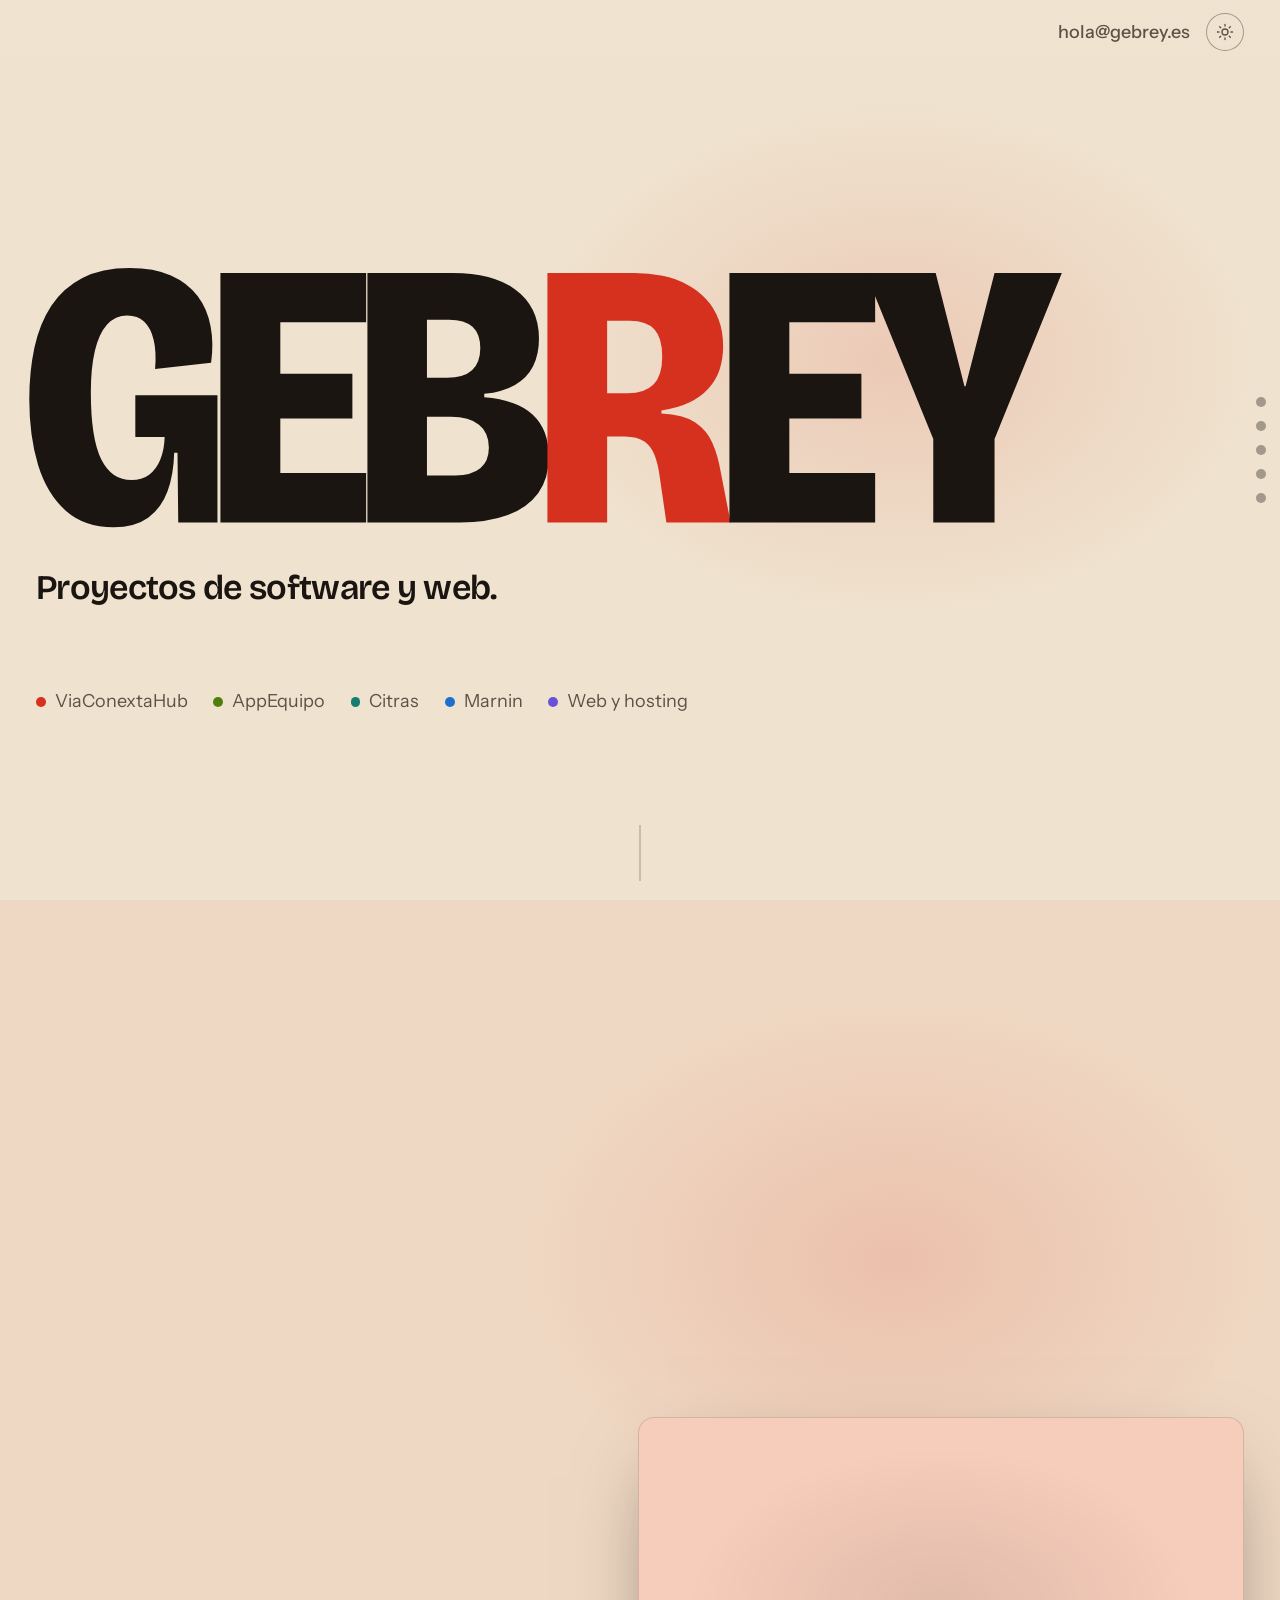
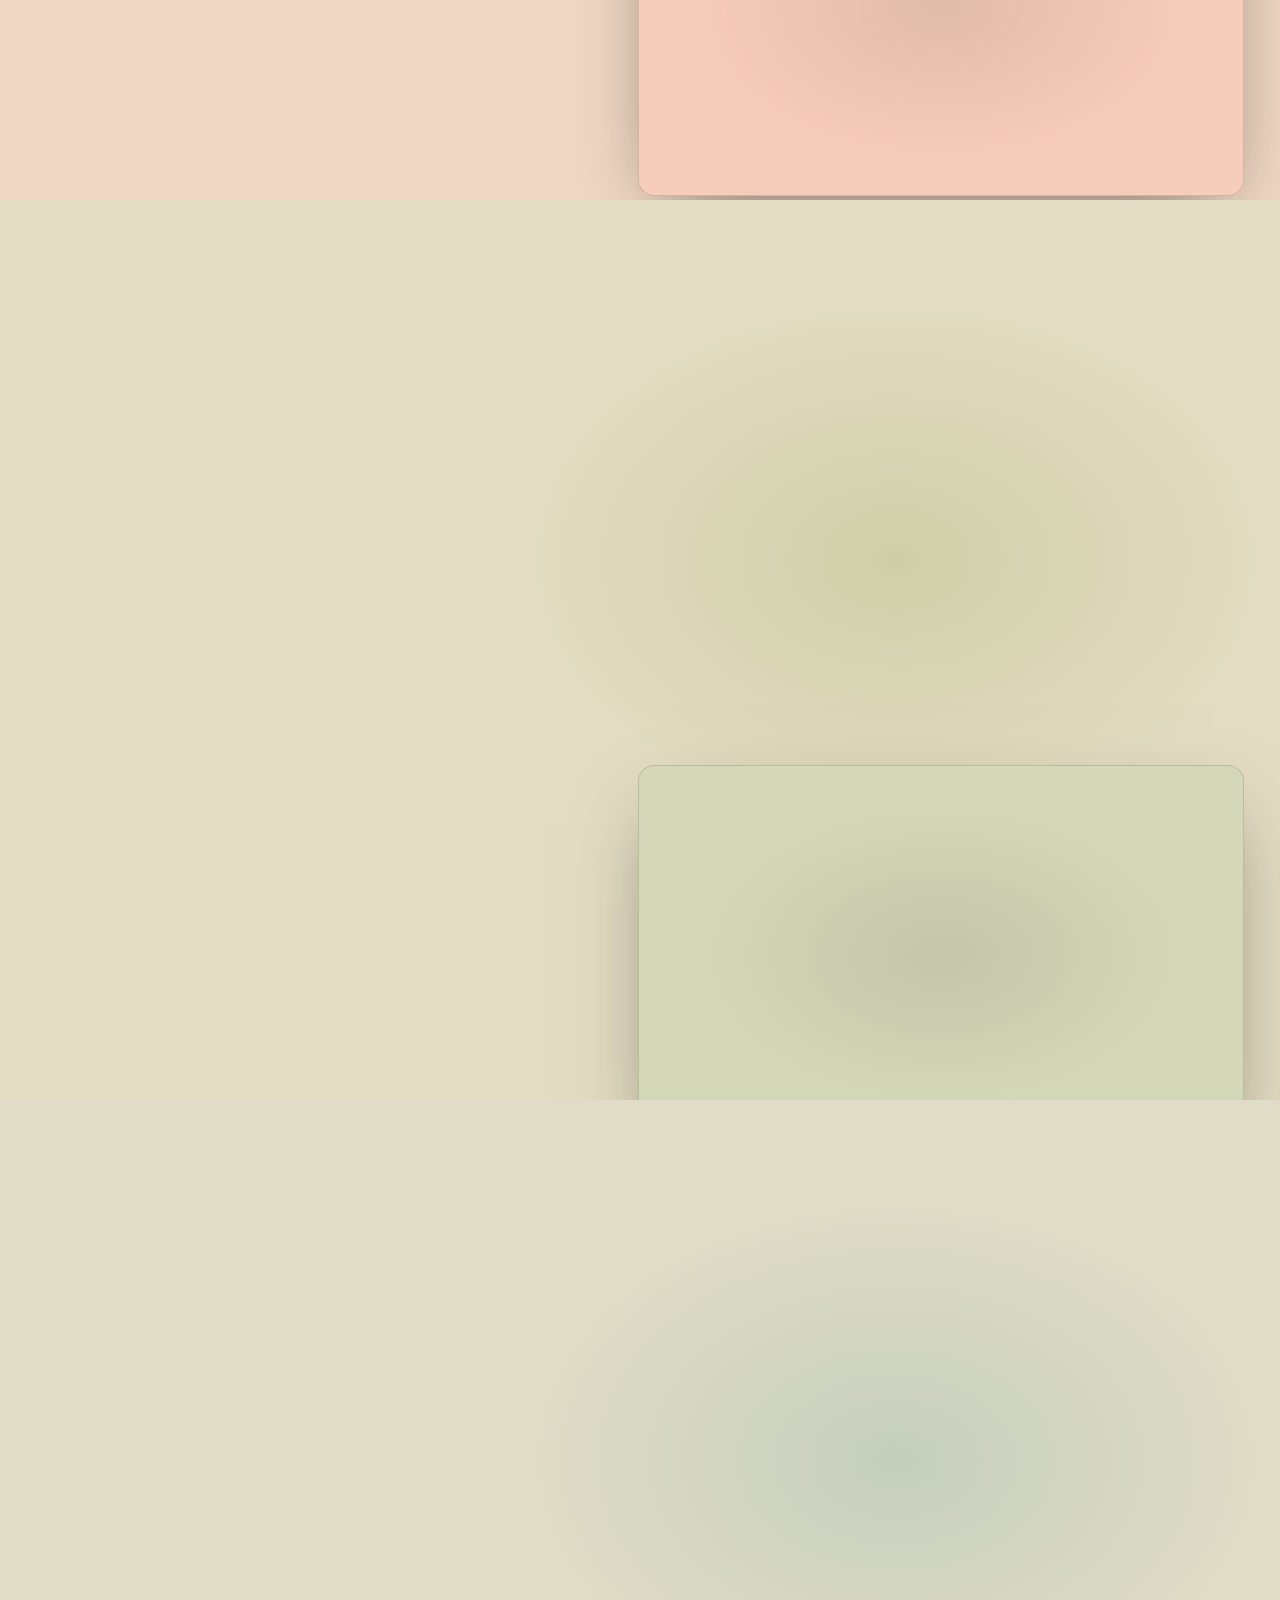
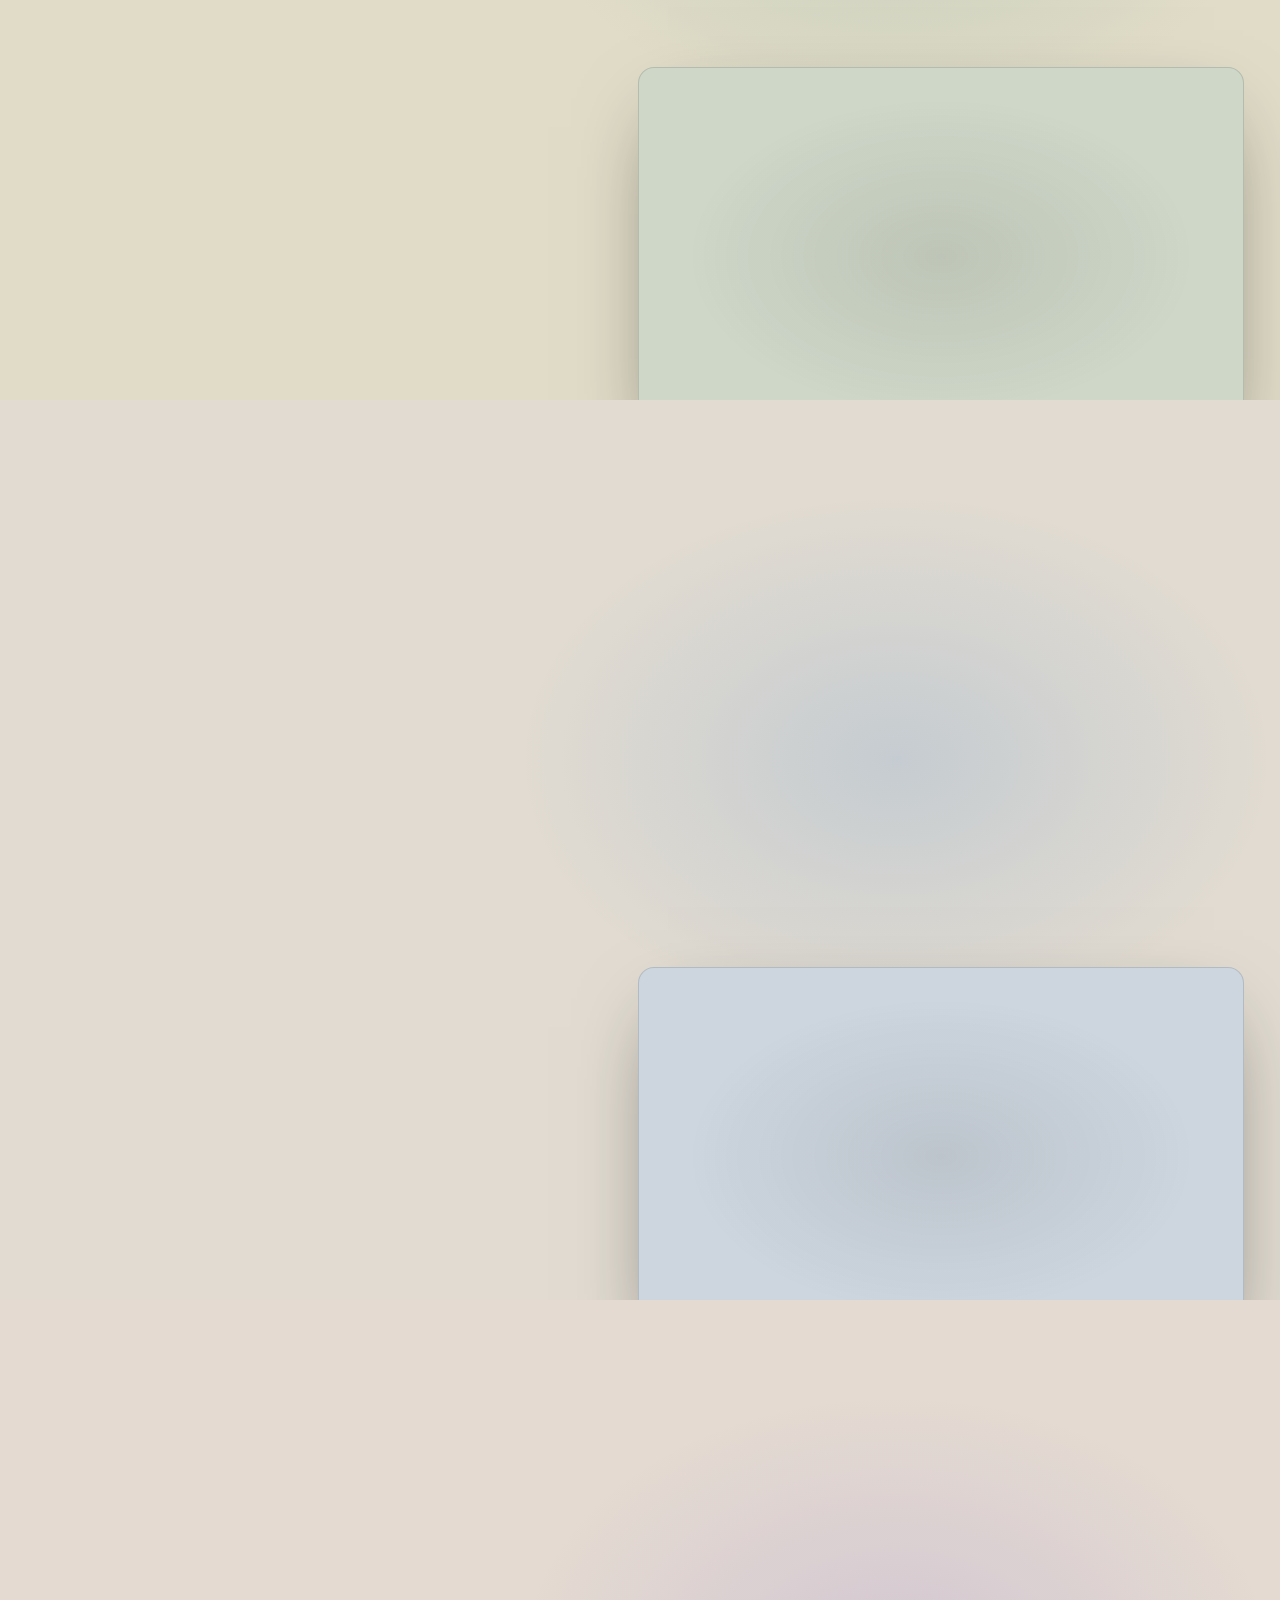
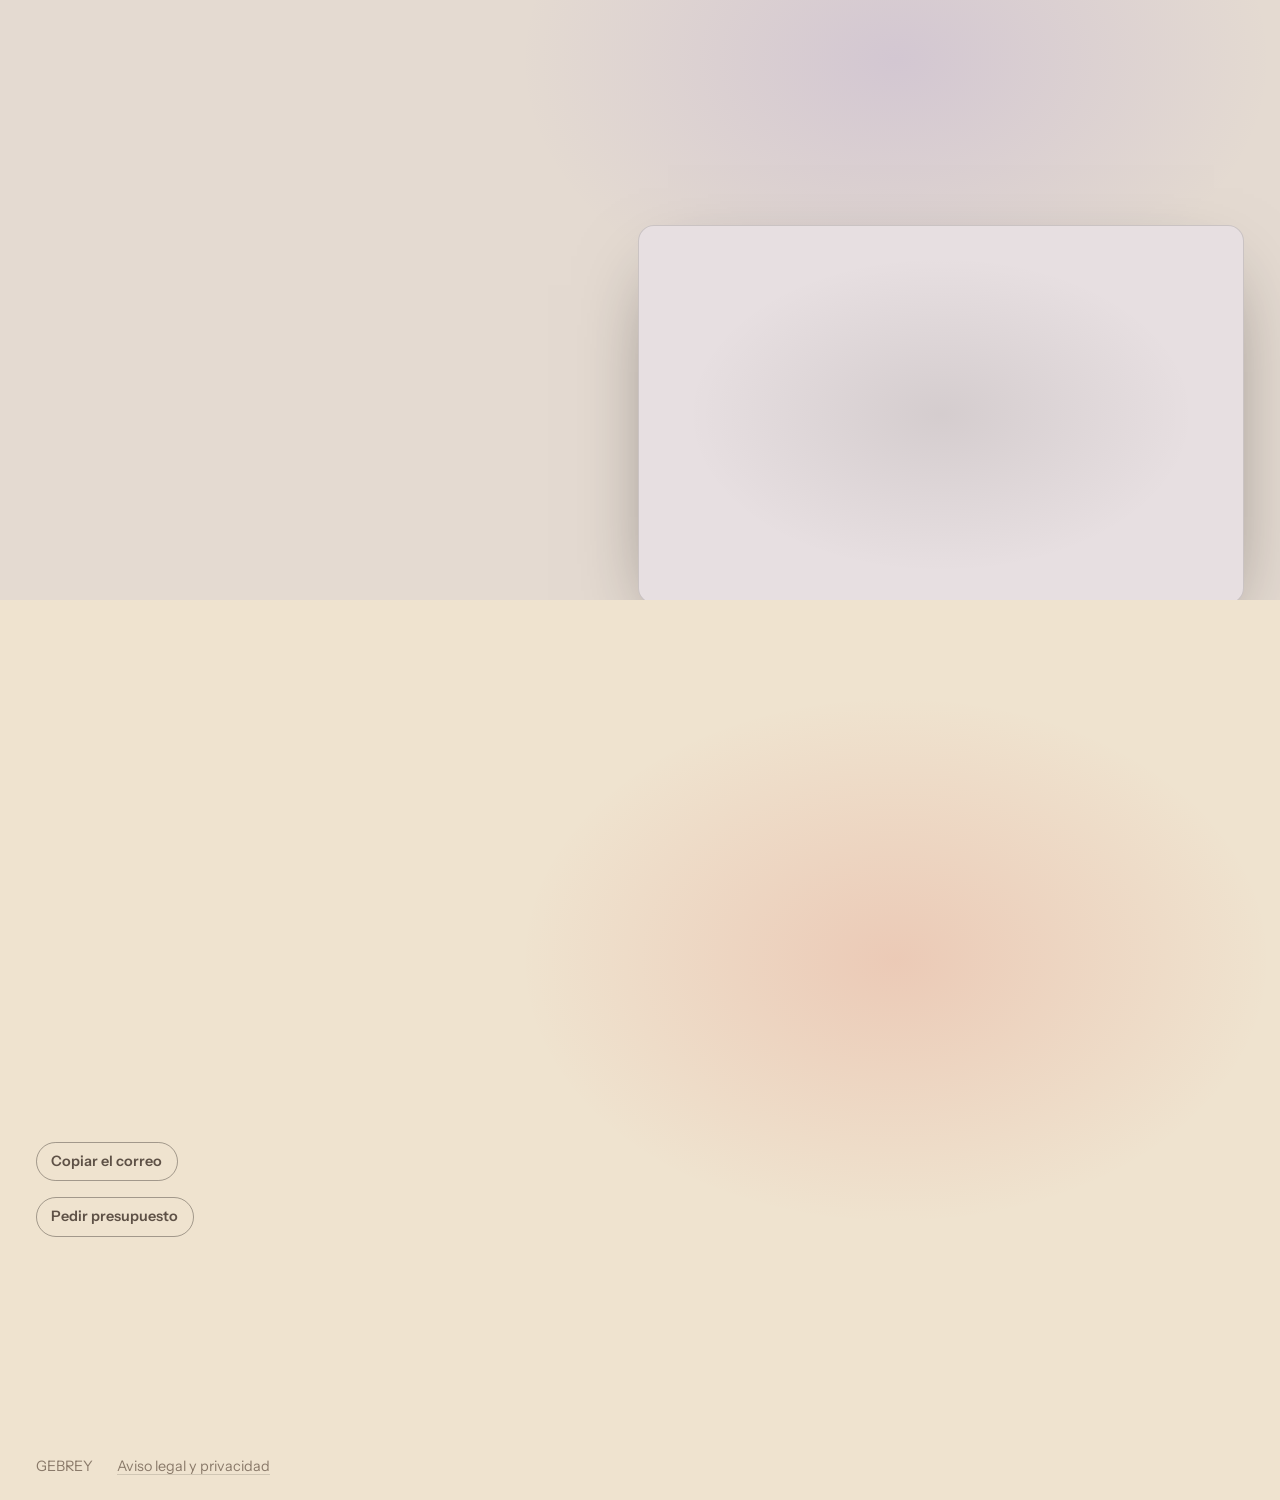
<file: site/index.html>
<!doctype html><html lang="es"><head><meta charset="utf-8"><meta name="viewport" content="width=device-width, initial-scale=1, viewport-fit=cover"><title>GEBREY — proyectos de software y web</title><meta name="description" content="Proyectos de software y web: ViaConextaHub, AppEquipo, Citras, Marnin y desarrollo web con hosting."><link rel="canonical" href="https://gebrey.es/"><meta property="og:title" content="GEBREY — proyectos de software y web"><meta property="og:description" content="Proyectos de software y web: ViaConextaHub, AppEquipo, Citras, Marnin y desarrollo web con hosting."><meta property="og:type" content="website"><meta property="og:url" content="https://gebrey.es/"><meta property="og:image" content="https://gebrey.es/assets/img/og.png?v=0f7f149bb3"><meta name="twitter:card" content="summary_large_image"><meta name="theme-color" content="#14100e" media="(prefers-color-scheme: dark)"><meta name="theme-color" content="#efe3cf" media="(prefers-color-scheme: light)"><link rel="icon" href="data:image/svg+xml,&lt;svg xmlns=&quot;http://www.w3.org/2000/svg&quot; viewBox=&quot;0 0 64 64&quot;&gt;&lt;rect width=&quot;64&quot; height=&quot;64&quot; rx=&quot;14&quot; fill=&quot;#14100e&quot;/&gt;&lt;text x=&quot;32&quot; y=&quot;46&quot; text-anchor=&quot;middle&quot; font-family=&quot;Arial Narrow, Arial, sans-serif&quot; font-weight=&quot;800&quot; font-size=&quot;40&quot; fill=&quot;#ff5a47&quot;&gt;R&lt;/text&gt;&lt;/svg&gt;"><link rel="preconnect" href="https://fonts.googleapis.com"><link rel="preconnect" href="https://fonts.gstatic.com" crossorigin><link rel="stylesheet" href="https://fonts.googleapis.com/css2?family=Bricolage+Grotesque:opsz,wdth,wght@12..96,75..100,400..800&family=Instrument+Sans:ital,wght@0,400;0,500;0,600;0,700;1,400&display=swap"><link rel="stylesheet" href="assets/css/site.css?v=43812261cf"><script>if(!matchMedia("(prefers-reduced-motion: reduce)").matches)document.documentElement.classList.add("motion");</script><script type="application/ld+json">{"@context":"https://schema.org","@graph":[{"@type":"Organization","@id":"https://gebrey.es/#org","name":"GEBREY","url":"https://gebrey.es","email":"hola@gebrey.es","telephone":"+34822276190","address":{"@type":"PostalAddress","streetAddress":"Avda. Tres de Mayo 30, Edificio Ahlers, 1.ª planta","postalCode":"38005","addressLocality":"Santa Cruz de Tenerife","addressRegion":"Canarias","addressCountry":"ES"},"description":"Software y web a medida: ViaConextaHub, AppEquipo, Citras, Marnin y desarrollo web con hosting."},{"@type":"SoftwareApplication","name":"ViaConextaHub","applicationCategory":"BusinessApplication","operatingSystem":"Web","url":"https://viaconextahub.es","description":"Plataforma SaaS que conecta a las agencias de viajes con sus mayoristas usando las claves de cada agencia.","author":{"@id":"https://gebrey.es/#org"},"offers":{"@type":"Offer","price":"25","priceCurrency":"EUR","description":"Suscripción mensual, más impuestos"}},{"@type":"SoftwareApplication","name":"AppEquipo","applicationCategory":"BusinessApplication","operatingSystem":"Web","url":"https://mbtenerife.es","description":"Control horario y portal del empleado para equipos de campo: registro de jornada inalterable, cuadrantes, nóminas firmadas y partes.","author":{"@type":"Organization","name":"MBTenerife","url":"https://mbtenerife.es","parentOrganization":{"@id":"https://gebrey.es/#org"}},"offers":{"@type":"Offer","price":"3.50","priceCurrency":"EUR","description":"Desde 3,50 € por persona, según el volumen de la empresa"}},{"@type":"SoftwareApplication","name":"Citras","applicationCategory":"BusinessApplication","operatingSystem":"Web","url":"https://mbtenerife.es/citras/","description":"Citras coordina flotas de vehículos: rutas que se hacen y se rehacen solas, avisos urgentes y un enlace para seguir cada vehículo en el mapa. Un producto de MBTenerife.","author":{"@type":"Organization","name":"MBTenerife","url":"https://mbtenerife.es","parentOrganization":{"@id":"https://gebrey.es/#org"}}},{"@type":"SoftwareApplication","name":"Portal Marnin","applicationCategory":"BusinessApplication","operatingSystem":"Web","url":"https://marnin.appequipo.es","description":"Portal del empleado de la Asociación de Socorrismo Marnin (Adeje, Tenerife): fichaje, documentos y operativa diaria de los socorristas. Web pública en https://marnin.es.","author":{"@id":"https://gebrey.es/#org"}},{"@type":"Service","serviceType":"Diseño web, desarrollo y hosting","provider":{"@id":"https://gebrey.es/#org"},"areaServed":"ES","description":"Webs, portales internos y alojamiento gestionado para asociaciones y pymes."}]}</script></head><body><a class="skip" href="#main">Saltar al contenido</a><header class="top"><div class="wrap"><a class="logo" href="#inicio" aria-label="GEBREY, inicio">GEB<span class="r">R</span>EY</a><div class="top-right"><a href="mailto:hola@gebrey.es">hola@gebrey.es</a><button class="theme" type="button" aria-label="Cambiar entre tema claro y oscuro"><svg class="sun" viewBox="0 0 24 24" fill="none" stroke="currentColor" stroke-width="1.8" stroke-linecap="round"><circle cx="12" cy="12" r="4"/><path d="M12 2v2M12 20v2M4.9 4.9l1.4 1.4M17.7 17.7l1.4 1.4M2 12h2M20 12h2M4.9 19.1l1.4-1.4M17.7 6.3l1.4-1.4"/></svg><svg class="moon" viewBox="0 0 24 24" fill="none" stroke="currentColor" stroke-width="1.8" stroke-linecap="round" stroke-linejoin="round"><path d="M20 14.5A8.5 8.5 0 0 1 9.5 4a7 7 0 1 0 10.5 10.5z"/></svg></button></div></div></header>
<main id="main">
<section class="scene hero" id="inicio" aria-label="GEBREY">
  <div class="wrap hero-in">
    <div class="mark-slot" data-fit="GEBREY" data-fit-wdth="88"><span class="mark-ph" aria-hidden="true">GEBREY</span><a class="mark" href="#inicio" aria-label="GEBREY, inicio"><span class="lw" style="--i:0"><span class="l">G</span></span><span class="lw" style="--i:1"><span class="l">E</span></span><span class="lw" style="--i:2"><span class="l">B</span></span><span class="lw r" style="--i:3"><span class="l">R</span></span><span class="lw" style="--i:4"><span class="l">E</span></span><span class="lw" style="--i:5"><span class="l">Y</span></span></a></div>
    <h1 class="tag">Proyectos de software y web.</h1>
    <nav class="index" aria-label="Proyectos"><a href="#viaconextahub" style="--dot:var(--c-vch);--i:0">ViaConextaHub</a><a href="#appequipo" style="--dot:var(--c-appequipo);--i:1">AppEquipo</a><a href="#citras" style="--dot:var(--c-citras);--i:2">Citras</a><a href="#marnin" style="--dot:var(--c-marnin);--i:3">Marnin</a><a href="#web" style="--dot:var(--c-web);--i:4">Web y hosting</a></nav>
  </div>
  <a class="cue" href="#viaconextahub" aria-label="Bajar al primer proyecto"></a>
</section>

<section class="scene" id="viaconextahub" style="--c:var(--c-vch)" aria-labelledby="t-viaconextahub">
  <div class="wrap s-in">
    <p class="s-kicker">Plataforma SaaS para agencias de viajes</p>
    <h2 class="s-name" id="t-viaconextahub" data-fit="ViaConextaHub"><span class="vh">ViaConextaHub</span><span aria-hidden="true"><span class="l" style="--i:0">V</span><span class="l" style="--i:1">i</span><span class="l" style="--i:2">a</span><span class="l" style="--i:3">C</span><span class="l" style="--i:4">o</span><span class="l" style="--i:5">n</span><span class="l" style="--i:6">e</span><span class="l" style="--i:7">x</span><span class="l" style="--i:8">t</span><span class="l" style="--i:9">a</span><span class="l" style="--i:10">H</span><span class="l" style="--i:11">u</span><span class="l" style="--i:12">b</span></span></h2>
    <div class="s-row">
      <div class="s-text">
        <p class="s-one">Un solo buscador para que cada agencia reserve con todos sus mayoristas, usando sus propias claves.</p>
        <div class="s-links"><a class="s-link" href="https://viaconextahub.es" rel="noopener">Entrar en viaconextahub.es</a></div>
      </div>
      <div class="s-shot"><div class="shot video">
  <video class="lap pc" style="--i:0" muted playsinline loop preload="none" disablepictureinpicture disableremoteplayback data-src="assets/video/viaconextahub-portatil" data-v="f3a9a154f3" aria-label="Recorrido por la web de ViaConextaHub en un portátil"></video>
  <div class="phone pc" style="--i:3"><video class="mob pc" style="--i:3" muted playsinline loop preload="none" disablepictureinpicture disableremoteplayback data-src="assets/video/viaconextahub-movil" data-v="6e01ef55de" aria-label="Recorrido por la web de ViaConextaHub en un móvil"></video></div>
</div></div>
    </div>
  </div>
</section>
<section class="scene" id="appequipo" style="--c:var(--c-appequipo)" aria-labelledby="t-appequipo">
  <div class="wrap s-in">
    <p class="s-kicker">Control horario y portal del empleado a medida</p>
    <h2 class="s-name" id="t-appequipo" data-fit="AppEquipo"><span class="vh">AppEquipo</span><span aria-hidden="true"><span class="l" style="--i:0">A</span><span class="l" style="--i:1">p</span><span class="l" style="--i:2">p</span><span class="l" style="--i:3">E</span><span class="l" style="--i:4">q</span><span class="l" style="--i:5">u</span><span class="l" style="--i:6">i</span><span class="l" style="--i:7">p</span><span class="l" style="--i:8">o</span></span></h2>
    <div class="s-row">
      <div class="s-text">
        <p class="s-one">Fichajes que nadie puede retocar, cuadrantes de turnos, nóminas firmadas desde el móvil y partes diarios, con el nombre y el logo de tu empresa.</p>
        <div class="s-links"><a class="s-link" href="https://mbtenerife.es" rel="noopener">Entrar en mbtenerife.es</a></div>
      </div>
      <div class="s-shot"><div class="shot video">
  <video class="lap pc" style="--i:0" muted playsinline loop preload="none" disablepictureinpicture disableremoteplayback data-src="https://mbtenerife.es/video/portatil" aria-label="Vídeo del portal en el portátil: coordinación aprueba unas vacaciones, revisa un fichaje, cubre un turno libre y abre el cuadrante del mes"></video>
  <div class="phone pc" style="--i:3"><video class="mob pc" style="--i:3" muted playsinline loop preload="none" disablepictureinpicture disableremoteplayback data-src="https://mbtenerife.es/video/movil" aria-label="Vídeo del portal en el móvil: una socorrista ficha la entrada, mira sus turnos, firma la nómina, hace la revisión de apertura y da un parte"></video></div>
</div></div>
    </div>
  </div>
</section>
<section class="scene" id="citras" style="--c:var(--c-citras)" aria-labelledby="t-citras">
  <div class="wrap s-in">
    <p class="s-kicker">Coordinación de flotas de vehículos</p>
    <h2 class="s-name" id="t-citras" data-fit="Citras"><span class="vh">Citras</span><span aria-hidden="true"><span class="l" style="--i:0">C</span><span class="l" style="--i:1">i</span><span class="l" style="--i:2">t</span><span class="l" style="--i:3">r</span><span class="l" style="--i:4">a</span><span class="l" style="--i:5">s</span></span></h2>
    <div class="s-row">
      <div class="s-text">
        <p class="s-one">Cada vehículo, cada servicio y cada aviso en una sola pantalla: rutas que se rehacen solas, avisos urgentes y un enlace para seguir cada vehículo en el mapa.</p>
        <div class="s-links"><a class="s-link" href="https://mbtenerife.es/citras/" rel="noopener">Conocer Citras</a></div>
      </div>
      <div class="s-shot"><div class="shot video">
  <video class="lap pc" style="--i:0" muted playsinline loop preload="none" disablepictureinpicture disableremoteplayback data-src="assets/video/citras-portatil" data-v="0776fd9f28" aria-label="Vídeo de la demo de Citras en el portátil: el centro de coordinación recibe un aviso urgente, activa la ambulancia que antes llega, replanifica las rutas y repasa la flota"></video>
  <div class="phone pc" style="--i:3"><video class="mob pc" style="--i:3" muted playsinline loop preload="none" disablepictureinpicture disableremoteplayback data-src="assets/video/citras-movil" data-v="65372627fa" aria-label="Vídeo de la demo de Citras en el móvil: la tripulación guarda la revisión de la ambulancia y el paciente ve llegar la suya"></video></div>
</div></div>
    </div>
  </div>
</section>
<section class="scene" id="marnin" style="--c:var(--c-marnin)" aria-labelledby="t-marnin">
  <div class="wrap s-in">
    <p class="s-kicker">Web y portal de empleados de una asociación de socorrismo</p>
    <h2 class="s-name" id="t-marnin" data-fit="Marnin"><span class="vh">Marnin</span><span aria-hidden="true"><span class="l" style="--i:0">M</span><span class="l" style="--i:1">a</span><span class="l" style="--i:2">r</span><span class="l" style="--i:3">n</span><span class="l" style="--i:4">i</span><span class="l" style="--i:5">n</span></span></h2>
    <div class="s-row">
      <div class="s-text">
        <p class="s-one">La web de la Asociación de Socorrismo Marnin y la app con la que sus socorristas fichan, firman documentos y organizan cada turno desde su puesto de trabajo.</p>
        <div class="s-links"><a class="s-link" href="https://marnin.es" rel="noopener">Entrar en marnin.es</a><a class="s-link s-link-2" href="https://marnin.appequipo.es" rel="noopener">Ver el Portal Marnin</a></div>
      </div>
      <div class="s-shot"><div class="shot video">
  <video class="lap pc" style="--i:0" muted playsinline loop preload="none" disablepictureinpicture disableremoteplayback data-src="assets/video/marnin-portatil" data-v="809f02c8c9" aria-label="Recorrido por la web de Marnin en un portátil"></video>
  <div class="phone pc" style="--i:3"><video class="mob pc" style="--i:3" muted playsinline loop preload="none" disablepictureinpicture disableremoteplayback data-src="assets/video/marnin-movil" data-v="cf6fbe38e4" aria-label="Recorrido por la web de Marnin en un móvil"></video></div>
</div></div>
    </div>
  </div>
</section>
<section class="scene" id="web" style="--c:var(--c-web)" aria-labelledby="t-web">
  <div class="wrap s-in">
    <p class="s-kicker">Webs y portales a medida, alojados y mantenidos</p>
    <h2 class="s-name" id="t-web" data-fit="Web y hosting"><span class="vh">Web y hosting</span><span aria-hidden="true"><span class="l" style="--i:0">W</span><span class="l" style="--i:1">e</span><span class="l" style="--i:2">b</span><span class="l sp" style="--i:3"> </span><span class="l" style="--i:4">y</span><span class="l sp" style="--i:5"> </span><span class="l" style="--i:6">h</span><span class="l" style="--i:7">o</span><span class="l" style="--i:8">s</span><span class="l" style="--i:9">t</span><span class="l" style="--i:10">i</span><span class="l" style="--i:11">n</span><span class="l" style="--i:12">g</span></span></h2>
    <div class="s-row">
      <div class="s-text">
        <p class="s-one">Tu web o tu herramienta interna, en un servidor gestionado en España, con correo, copias y certificados.</p>
        <div class="s-links"><a class="s-link" href="mailto:hola@gebrey.es?subject=Presupuesto" data-quote>Pedir presupuesto</a></div>
      </div>
      <div class="s-shot"><div class="shot web" aria-hidden="true">
  <div class="dots"><i class="pc" style="--i:0"></i><i class="pc" style="--i:1"></i><i class="pc" style="--i:2"></i></div>
  <div class="win pc" style="--i:1">
    <div class="col"><span class="bar w4 hot pc" style="--i:2"></span><span class="bar w3 pc" style="--i:3"></span><span class="bar w2 pc" style="--i:4"></span><span class="bar w3 pc" style="--i:5"></span></div>
    <div class="col"><span class="bar w4 pc" style="--i:3"></span><span class="bar w4 pc" style="--i:4"></span><span class="bar w3 pc" style="--i:5"></span><span class="bar w2 pc" style="--i:6"></span></div>
  </div>
  <div class="status pc" style="--i:7"><span><b>SSL</b> activo</span><span><b>Copias</b> cada noche</span><span><b>Correo</b> en tu dominio</span></div>
</div></div>
    </div>
  </div>
</section>
<section class="scene end" id="contacto" aria-labelledby="t-contacto">
  <div class="wrap s-in end-in">
    <h2 id="t-contacto">Cuéntame tu proyecto.</h2>
    <div class="mail-row">
      <a class="mail" id="mail" href="mailto:hola@gebrey.es" data-fit="hola@gebrey.es"><span class="vh">hola@gebrey.es</span><span aria-hidden="true"><span class="l" style="--i:0">h</span><span class="l" style="--i:1">o</span><span class="l" style="--i:2">l</span><span class="l" style="--i:3">a</span><span class="l" style="--i:4">@</span><span class="l" style="--i:5">g</span><span class="l" style="--i:6">e</span><span class="l" style="--i:7">b</span><span class="l" style="--i:8">r</span><span class="l" style="--i:9">e</span><span class="l" style="--i:10">y</span><span class="l" style="--i:11">.</span><span class="l" style="--i:12">e</span><span class="l" style="--i:13">s</span></span></a>
      <button class="copy" type="button" data-copy="hola@gebrey.es" aria-controls="mail">Copiar el correo</button>
      <a class="copy q-open" href="mailto:hola@gebrey.es?subject=Presupuesto" data-quote>Pedir presupuesto</a>
    </div>
    <div class="end-meta">
      <a class="tel" href="tel:+34822276190">+34 822 276 190</a>
      <address>Avda. Tres de Mayo 30, Edificio Ahlers, 1.ª planta<br>38005 Santa Cruz de Tenerife</address>
    </div>
    <div class="end-foot">
      <span>GEBREY</span>
      <a href="legal.html">Aviso legal y privacidad</a>
    </div>
  </div>
</section>
</main>

<dialog class="quote" id="presupuesto" aria-labelledby="q-title">
  <div class="q-in">
    <button class="q-close" type="button" data-quote-close aria-label="Cerrar">×</button>
    <p class="q-kicker" id="q-title">Pedir presupuesto</p>
    <form class="q-form" method="post" action="presupuesto.php" novalidate>
      <p class="q-line"><span>Quiero</span> <span class="q-chips"><input type="radio" name="tipo" id="tipo-0" value="una web" checked><label for="tipo-0">una web</label><input type="radio" name="tipo" id="tipo-1" value="una tienda online"><label for="tipo-1">una tienda online</label><input type="radio" name="tipo" id="tipo-2" value="un portal interno"><label for="tipo-2">un portal interno</label><input type="radio" name="tipo" id="tipo-3" value="una app"><label for="tipo-3">una app</label><input type="radio" name="tipo" id="tipo-4" value="hosting y mantenimiento"><label for="tipo-4">hosting y mantenimiento</label><input type="radio" name="tipo" id="tipo-5" value="todavía no lo sé"><label for="tipo-5">todavía no lo sé</label></span></p>
      <p class="q-line"><label for="q-para">para</label> <input type="text" id="q-para" name="para" placeholder="mi negocio o mi idea" maxlength="120" autocomplete="organization" required></p>
      <p class="q-line"><label for="q-que">que sobre todo tiene que</label> <input type="text" id="q-que" name="que" placeholder="vender, reservar, fichar…" maxlength="160" required><span>.</span></p>
      <p class="q-line"><span>Lo necesito</span> <span class="q-chips"><input type="radio" name="cuando" id="cuando-0" value="sin prisa" checked><label for="cuando-0">sin prisa</label><input type="radio" name="cuando" id="cuando-1" value="este trimestre"><label for="cuando-1">este trimestre</label><input type="radio" name="cuando" id="cuando-2" value="este mes"><label for="cuando-2">este mes</label><input type="radio" name="cuando" id="cuando-3" value="ayer"><label for="cuando-3">ayer</label></span></p>
      <p class="q-line"><label for="q-nombre">Me llamo</label> <input type="text" id="q-nombre" name="nombre" placeholder="tu nombre" maxlength="80" autocomplete="name" required> <label for="q-correo">y me escribes a</label> <input type="email" id="q-correo" name="correo" placeholder="tu@correo.es" maxlength="120" autocomplete="email" required><span>.</span></p>
      <textarea name="mas" rows="2" maxlength="3000" placeholder="Si quieres contarme algo más (un enlace, un plazo, lo que ya tienes)…"></textarea>
      <p class="q-hp"><label>No rellenes esto <input type="text" name="web" tabindex="-1" autocomplete="off"></label></p>
      <input type="hidden" name="t" value="">
      <div class="q-actions">
        <button class="s-link q-send" type="submit">Enviar</button>
        <span class="q-note">Te contesto yo, normalmente el mismo día. O escríbeme a <a href="mailto:hola@gebrey.es">hola@gebrey.es</a>.</span>
      </div>
      <p class="q-error" role="alert" hidden></p>
    </form>
    <div class="q-done" hidden><p>Recibido. Te escribo en cuanto lo lea.</p><button class="s-link s-link-2" type="button" data-quote-close>Cerrar</button></div>
  </div>
</dialog>
<nav class="rail" aria-label="Posición"><a href="#viaconextahub" style="--dot:var(--c-vch)" data-name="ViaConextaHub" aria-label="ViaConextaHub"></a><a href="#appequipo" style="--dot:var(--c-appequipo)" data-name="AppEquipo" aria-label="AppEquipo"></a><a href="#citras" style="--dot:var(--c-citras)" data-name="Citras" aria-label="Citras"></a><a href="#marnin" style="--dot:var(--c-marnin)" data-name="Marnin" aria-label="Marnin"></a><a href="#web" style="--dot:var(--c-web)" data-name="Web y hosting" aria-label="Web y hosting"></a></nav>
<script src="assets/js/site.js?v=f74ad8ccf9" defer></script><script src="assets/js/reel.js?v=289f8cda49" defer></script></body></html>
</file>
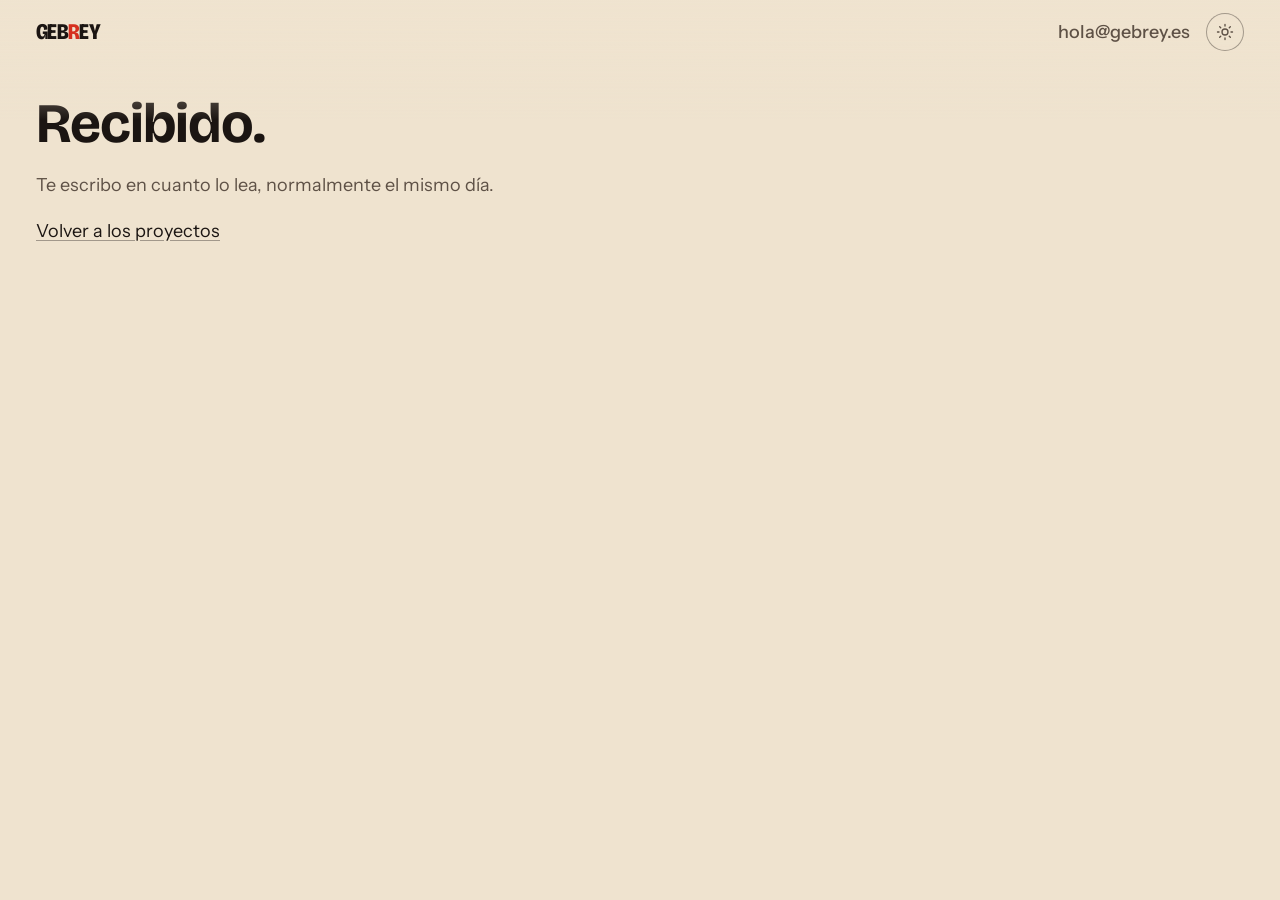
<file: site/gracias.html>
<!doctype html><html lang="es"><head><meta charset="utf-8"><meta name="viewport" content="width=device-width, initial-scale=1, viewport-fit=cover"><title>Recibido — GEBREY</title><meta name="description" content="Tu petición de presupuesto ha llegado."><link rel="canonical" href="https://gebrey.es/gracias.html"><meta property="og:title" content="Recibido — GEBREY"><meta property="og:description" content="Tu petición de presupuesto ha llegado."><meta property="og:type" content="website"><meta property="og:url" content="https://gebrey.es/gracias.html"><meta property="og:image" content="https://gebrey.es/assets/img/og.png?v=0f7f149bb3"><meta name="twitter:card" content="summary_large_image"><meta name="theme-color" content="#14100e" media="(prefers-color-scheme: dark)"><meta name="theme-color" content="#efe3cf" media="(prefers-color-scheme: light)"><link rel="icon" href="data:image/svg+xml,&lt;svg xmlns=&quot;http://www.w3.org/2000/svg&quot; viewBox=&quot;0 0 64 64&quot;&gt;&lt;rect width=&quot;64&quot; height=&quot;64&quot; rx=&quot;14&quot; fill=&quot;#14100e&quot;/&gt;&lt;text x=&quot;32&quot; y=&quot;46&quot; text-anchor=&quot;middle&quot; font-family=&quot;Arial Narrow, Arial, sans-serif&quot; font-weight=&quot;800&quot; font-size=&quot;40&quot; fill=&quot;#ff5a47&quot;&gt;R&lt;/text&gt;&lt;/svg&gt;"><link rel="preconnect" href="https://fonts.googleapis.com"><link rel="preconnect" href="https://fonts.gstatic.com" crossorigin><link rel="stylesheet" href="https://fonts.googleapis.com/css2?family=Bricolage+Grotesque:opsz,wdth,wght@12..96,75..100,400..800&family=Instrument+Sans:ital,wght@0,400;0,500;0,600;0,700;1,400&display=swap"><link rel="stylesheet" href="assets/css/site.css?v=43812261cf"><script>if(!matchMedia("(prefers-reduced-motion: reduce)").matches)document.documentElement.classList.add("motion");</script></head><body><a class="skip" href="#main">Saltar al contenido</a><header class="top"><div class="wrap"><a class="logo" href="index.html" aria-label="GEBREY, inicio">GEB<span class="r">R</span>EY</a><div class="top-right"><a href="mailto:hola@gebrey.es">hola@gebrey.es</a><button class="theme" type="button" aria-label="Cambiar entre tema claro y oscuro"><svg class="sun" viewBox="0 0 24 24" fill="none" stroke="currentColor" stroke-width="1.8" stroke-linecap="round"><circle cx="12" cy="12" r="4"/><path d="M12 2v2M12 20v2M4.9 4.9l1.4 1.4M17.7 17.7l1.4 1.4M2 12h2M20 12h2M4.9 19.1l1.4-1.4M17.7 6.3l1.4-1.4"/></svg><svg class="moon" viewBox="0 0 24 24" fill="none" stroke="currentColor" stroke-width="1.8" stroke-linecap="round" stroke-linejoin="round"><path d="M20 14.5A8.5 8.5 0 0 1 9.5 4a7 7 0 1 0 10.5 10.5z"/></svg></button></div></div></header>
<main id="main" class="wrap"><div class="legal">
  <h1>Recibido.</h1>
  <p>Te escribo en cuanto lo lea, normalmente el mismo día.</p>
  <p><a class="back" href="index.html">Volver a los proyectos</a></p>
</div></main>
<script src="assets/js/site.js?v=f74ad8ccf9" defer></script></body></html>
</file>
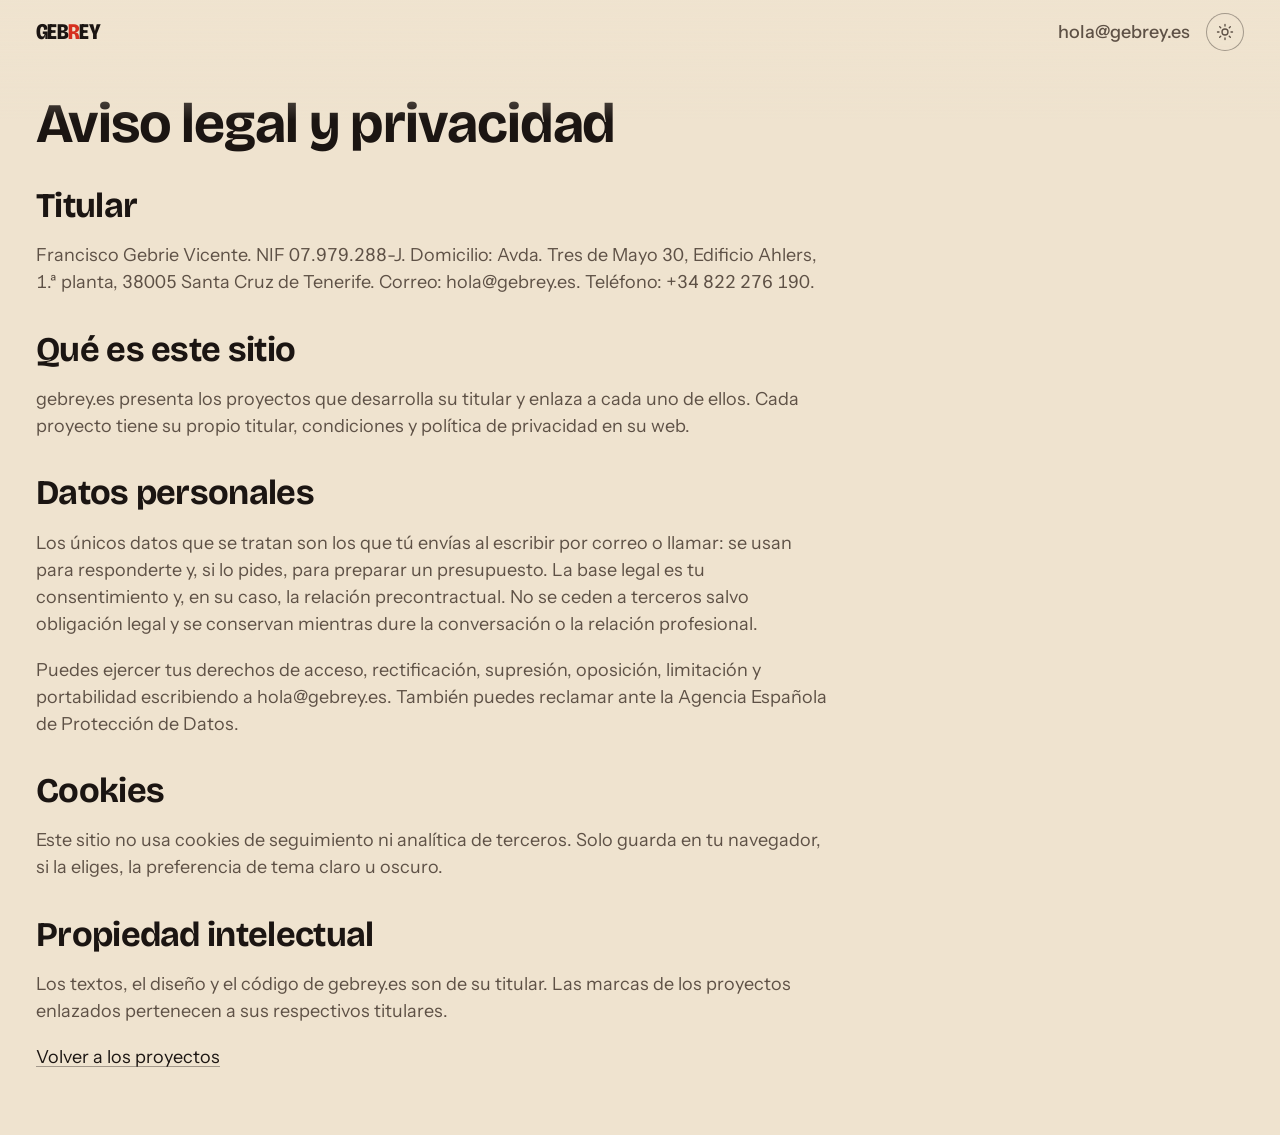
<file: site/legal.html>
<!doctype html><html lang="es"><head><meta charset="utf-8"><meta name="viewport" content="width=device-width, initial-scale=1, viewport-fit=cover"><title>Aviso legal — GEBREY</title><meta name="description" content="Aviso legal y política de privacidad de gebrey.es."><link rel="canonical" href="https://gebrey.es/legal.html"><meta property="og:title" content="Aviso legal — GEBREY"><meta property="og:description" content="Aviso legal y política de privacidad de gebrey.es."><meta property="og:type" content="website"><meta property="og:url" content="https://gebrey.es/legal.html"><meta property="og:image" content="https://gebrey.es/assets/img/og.png?v=0f7f149bb3"><meta name="twitter:card" content="summary_large_image"><meta name="theme-color" content="#14100e" media="(prefers-color-scheme: dark)"><meta name="theme-color" content="#efe3cf" media="(prefers-color-scheme: light)"><link rel="icon" href="data:image/svg+xml,&lt;svg xmlns=&quot;http://www.w3.org/2000/svg&quot; viewBox=&quot;0 0 64 64&quot;&gt;&lt;rect width=&quot;64&quot; height=&quot;64&quot; rx=&quot;14&quot; fill=&quot;#14100e&quot;/&gt;&lt;text x=&quot;32&quot; y=&quot;46&quot; text-anchor=&quot;middle&quot; font-family=&quot;Arial Narrow, Arial, sans-serif&quot; font-weight=&quot;800&quot; font-size=&quot;40&quot; fill=&quot;#ff5a47&quot;&gt;R&lt;/text&gt;&lt;/svg&gt;"><link rel="preconnect" href="https://fonts.googleapis.com"><link rel="preconnect" href="https://fonts.gstatic.com" crossorigin><link rel="stylesheet" href="https://fonts.googleapis.com/css2?family=Bricolage+Grotesque:opsz,wdth,wght@12..96,75..100,400..800&family=Instrument+Sans:ital,wght@0,400;0,500;0,600;0,700;1,400&display=swap"><link rel="stylesheet" href="assets/css/site.css?v=43812261cf"><script>if(!matchMedia("(prefers-reduced-motion: reduce)").matches)document.documentElement.classList.add("motion");</script></head><body><a class="skip" href="#main">Saltar al contenido</a><header class="top"><div class="wrap"><a class="logo" href="index.html" aria-label="GEBREY, inicio">GEB<span class="r">R</span>EY</a><div class="top-right"><a href="mailto:hola@gebrey.es">hola@gebrey.es</a><button class="theme" type="button" aria-label="Cambiar entre tema claro y oscuro"><svg class="sun" viewBox="0 0 24 24" fill="none" stroke="currentColor" stroke-width="1.8" stroke-linecap="round"><circle cx="12" cy="12" r="4"/><path d="M12 2v2M12 20v2M4.9 4.9l1.4 1.4M17.7 17.7l1.4 1.4M2 12h2M20 12h2M4.9 19.1l1.4-1.4M17.7 6.3l1.4-1.4"/></svg><svg class="moon" viewBox="0 0 24 24" fill="none" stroke="currentColor" stroke-width="1.8" stroke-linecap="round" stroke-linejoin="round"><path d="M20 14.5A8.5 8.5 0 0 1 9.5 4a7 7 0 1 0 10.5 10.5z"/></svg></button></div></div></header>
<main id="main" class="wrap"><div class="legal">
  <h1>Aviso legal y privacidad</h1>
  <h2>Titular</h2>
  <p>Francisco Gebrie Vicente. NIF 07.979.288-J. Domicilio: Avda. Tres de Mayo 30, Edificio Ahlers, 1.ª planta, 38005 Santa Cruz de Tenerife. Correo: hola@gebrey.es. Teléfono: +34 822 276 190.</p>
  <h2>Qué es este sitio</h2>
  <p>gebrey.es presenta los proyectos que desarrolla su titular y enlaza a cada uno de ellos. Cada proyecto tiene su propio titular, condiciones y política de privacidad en su web.</p>
  <h2>Datos personales</h2>
  <p>Los únicos datos que se tratan son los que tú envías al escribir por correo o llamar: se usan para responderte y, si lo pides, para preparar un presupuesto. La base legal es tu consentimiento y, en su caso, la relación precontractual. No se ceden a terceros salvo obligación legal y se conservan mientras dure la conversación o la relación profesional.</p>
  <p>Puedes ejercer tus derechos de acceso, rectificación, supresión, oposición, limitación y portabilidad escribiendo a hola@gebrey.es. También puedes reclamar ante la Agencia Española de Protección de Datos.</p>
  <h2>Cookies</h2>
  <p>Este sitio no usa cookies de seguimiento ni analítica de terceros. Solo guarda en tu navegador, si la eliges, la preferencia de tema claro u oscuro.</p>
  <h2>Propiedad intelectual</h2>
  <p>Los textos, el diseño y el código de gebrey.es son de su titular. Las marcas de los proyectos enlazados pertenecen a sus respectivos titulares.</p>
  <p><a class="back" href="index.html">Volver a los proyectos</a></p>
</div></main>
<script src="assets/js/site.js?v=f74ad8ccf9" defer></script></body></html>
</file>
<file: site/assets/css/site.css>
/* GEBREY — hoja de estilos
   Una sola página: el wordmark GEBREY ocupa la pantalla y, al bajar, se funde con la cabecera.
   Debajo, una escena apilada por proyecto: cada una sube cubriendo a la anterior y
   su contenido se monta a medida que entra (el scroll dirige toda la coreografía; el JS solo
   escribe --e (entrada) y --x (salida) en cada escena, el CSS hace el resto).
   Paleta: noche volcánica (umber cálido, arena) y un acento por proyecto. Calima (arena clara)
   como tema claro. */

:root {
  --bg: #14100e;
  --bg-2: #1e1814;
  --ink: #f3e9d8;
  --ink-2: #c1b09b;
  --ink-3: #8e7f70;
  --line: rgba(243, 233, 216, 0.14);
  --line-strong: rgba(243, 233, 216, 0.34);
  --accent: #ff5a47;            /* la R de GEBREY */
  --c-vch: #ff5a47;             /* ViaConextaHub: coral tajinaste */
  --c-appequipo: #c6e85a;       /* AppEquipo: lima */
  --c-citras: #3fc1b0;          /* Citras: verde atlántico */
  --c-marnin: #4fa8ff;          /* Marnin: azul atlántico */
  --c-web: #b9a7ff;             /* Web y hosting: lila */
  --c: var(--accent);
  --on-c: #1a0d0a;

  --font-display: "Bricolage Grotesque", "Arial Narrow", "Helvetica Neue", Arial, sans-serif;
  --font-body: "Instrument Sans", "Helvetica Neue", Arial, sans-serif;

  --fs-0: clamp(1rem, 0.95rem + 0.25vw, 1.125rem);
  --fs-1: clamp(1.1rem, 1rem + 0.45vw, 1.4rem);
  --fs-2: clamp(1.5rem, 1.2rem + 1.2vw, 2.4rem);
  --fs-3: clamp(2rem, 1.4rem + 2.6vw, 3.6rem);
  --fs-mark: clamp(4rem, 23.5vw, 24rem);

  --gutter: max(16px, env(safe-area-inset-left, 0px));
  --gutter-r: max(16px, env(safe-area-inset-right, 0px));
  --head-h: 64px;
  --ease-out: cubic-bezier(0.16, 1, 0.3, 1);
  --ease: cubic-bezier(0.22, 0.61, 0.36, 1);

  color-scheme: dark;
}

@media (prefers-color-scheme: light) {
  :root:not([data-theme="dark"]) {
    --bg: #efe3cf;
    --bg-2: #f7eedf;
    --ink: #1b1512;
    --ink-2: #5e5146;
    --ink-3: #8a7a6a;
    --line: rgba(27, 21, 18, 0.14);
    --line-strong: rgba(27, 21, 18, 0.36);
    --accent: #d6301f;
    --c-vch: #d6301f;
    --c-appequipo: #4d7f0a;
    --c-citras: #137e71;
    --c-marnin: #1b6fd0;
    --c-web: #6a52d8;
    --on-c: #fff8ee;
    color-scheme: light;
  }
}
:root[data-theme="light"] {
  --bg: #efe3cf;
  --bg-2: #f7eedf;
  --ink: #1b1512;
  --ink-2: #5e5146;
  --ink-3: #8a7a6a;
  --line: rgba(27, 21, 18, 0.14);
  --line-strong: rgba(27, 21, 18, 0.36);
  --accent: #d6301f;
  --c-vch: #d6301f;
  --c-appequipo: #4d7f0a;
  --c-citras: #137e71;
  --c-marnin: #1b6fd0;
  --c-web: #6a52d8;
  --on-c: #fff8ee;
  color-scheme: light;
}

/* ---------- base ---------- */
*, *::before, *::after { box-sizing: border-box; }
html { scroll-behavior: smooth; -webkit-text-size-adjust: 100%; background: var(--bg); }
body {
  margin: 0;
  background: var(--bg);
  color: var(--ink);
  font-family: var(--font-body);
  font-size: var(--fs-0);
  line-height: 1.5;
  font-variant-numeric: tabular-nums;
  overflow-x: hidden;
}
img, svg, canvas { max-width: 100%; display: block; }
a { color: inherit; text-decoration-color: var(--line-strong); text-underline-offset: 0.18em; }
a:hover { text-decoration-color: var(--c); }
:focus-visible { outline: 2px solid var(--c); outline-offset: 3px; border-radius: 2px; }
h1, h2, h3 { font-family: var(--font-display); font-weight: 700; line-height: 1.02; letter-spacing: -0.02em; margin: 0; }
p { margin: 0; }
ul { margin: 0; padding: 0; list-style: none; }
button { font: inherit; color: inherit; background: none; border: 0; padding: 0; cursor: pointer; }

.wrap {
  width: min(1240px, 100%);
  margin-inline: auto;
  padding-left: var(--gutter);
  padding-right: var(--gutter-r);
}
.skip {
  position: absolute; left: 0; top: 0; transform: translateY(-120%);
  background: var(--accent); color: var(--on-c); padding: .5rem .8rem; z-index: 60;
}
.skip:focus { transform: none; }
.vh { position: absolute; width: 1px; height: 1px; overflow: hidden; clip: rect(0 0 0 0); white-space: nowrap; }
[hidden] { display: none !important; }

/* ---------- cabecera: sin barra; una veladura y los dos enlaces ---------- */
.top {
  position: fixed; inset: 0 0 auto; z-index: 40;
  padding-top: env(safe-area-inset-top, 0px);
  pointer-events: none;
}
.top::before {
  content: ""; position: absolute; inset: 0 0 auto; height: calc(var(--head-h) + 56px + env(safe-area-inset-top, 0px));
  background: linear-gradient(to bottom, var(--bg) 0%, color-mix(in oklab, var(--bg) 70%, transparent) 45%, transparent 100%);
  z-index: -1;
}
.top .wrap { display: flex; align-items: center; justify-content: space-between; gap: 1rem; height: var(--head-h); }
.top a, .top button { pointer-events: auto; }
.logo {
  font-family: var(--font-display);
  font-weight: 800;
  font-size: 1.4rem;
  letter-spacing: -0.03em;
  font-variation-settings: "wdth" 88, "opsz" 96;
  line-height: 1;
  text-decoration: none;
  display: inline-flex; align-items: baseline;
}
.logo .r { color: var(--accent); }
html.reel .top .logo { visibility: hidden; }
html.reel.docked .top .logo { visibility: visible; }
.top-right { display: flex; align-items: center; gap: 1rem; }
.top-right a { text-decoration: none; color: var(--ink-2); font-weight: 500; }
.top-right a:hover { color: var(--ink); }
.theme {
  width: 38px; height: 38px; border-radius: 50%;
  border: 1px solid var(--line-strong);
  display: inline-grid; place-items: center;
  color: var(--ink-2);
  background: color-mix(in oklab, var(--bg) 60%, transparent);
}
.theme:hover { color: var(--ink); border-color: var(--c); }
.theme svg { width: 18px; height: 18px; }
.theme .sun { display: none; }
:root[data-theme="light"] .theme .sun { display: block; }
:root[data-theme="light"] .theme .moon { display: none; }
@media (prefers-color-scheme: light) {
  :root:not([data-theme="dark"]) .theme .sun { display: block; }
  :root:not([data-theme="dark"]) .theme .moon { display: none; }
}
@media (max-width: 560px) { .top-right a { display: none; } }

/* ---------- el wordmark: nace grande en la portada y se recoge en la cabecera ---------- */
.mark-slot { --w: 3.3; position: relative; }
.hero .hero-in { container-type: inline-size; }
.mark-ph, .mark {
  font-family: var(--font-display);
  font-weight: 800;
  font-size: var(--fs-mark);
  font-size: clamp(3.5rem, min(calc(99cqw / var(--w)), 42svh), 30rem);
  font-variation-settings: "wdth" 88, "opsz" 96;
  line-height: 0.84;
  letter-spacing: -0.045em;
  white-space: nowrap;
  display: flex;
  margin-left: -0.04em;
}
.mark-ph { visibility: hidden; }
.mark { position: absolute; inset: 0 auto auto 0; text-decoration: none; user-select: none; z-index: 2; }
.mark .lw { display: inline-block; overflow: hidden; line-height: 0.92; }
.mark .l { display: inline-block; will-change: transform; }
.mark .r { color: var(--accent); }
.mark .r .l { text-shadow: 0 0 0 transparent; }
html.risen .mark .lw { overflow: visible; }
/* la única secuencia de carga: las letras suben de una en una y la R se enciende al final */
html.motion .mark .l { transform: translateY(112%); animation: rise 1.1s var(--ease-out) forwards; animation-delay: calc(0.08s + var(--i) * 0.07s); }
html.motion .mark .r .l { animation: rise 1.1s var(--ease-out) forwards, ignite 1.4s ease-out 1.45s forwards; animation-delay: calc(0.08s + var(--i) * 0.07s), 1.45s; }
@keyframes rise { to { transform: translateY(0); } }
/* sonda de medida para ajustar los nombres al ancho */
.fit-probe .l { display: inline-block; font-variation-settings: "wdth" 100, "opsz" 96; }
.fit-probe .sp, .s-name .l.sp, .mail .l.sp { width: .24em; }
@keyframes ignite {
  0% { text-shadow: 0 0 0 transparent; }
  35% { text-shadow: 0 0 0.35em color-mix(in oklab, var(--accent) 75%, transparent); }
  100% { text-shadow: 0 0 0 transparent; }
}
html.reel .mark { position: fixed; inset: 0 auto auto 0; margin: 0; transform-origin: 0 0; will-change: transform; z-index: 45; }
html.reel.docked .mark { visibility: hidden; }

/* ---------- escenas apiladas ---------- */
main { position: relative; }
.scene {
  --e: 1;            /* 0 → 1 mientras la escena sube hasta quedar fija */
  --x: 0;            /* 0 → 1 mientras la siguiente la cubre */
  position: sticky; top: 0;
  min-height: 100vh;
  min-height: 100svh;
  display: grid; align-content: center;
  padding-top: calc(var(--head-h) + env(safe-area-inset-top, 0px) + 1rem);
  padding-bottom: 2.5rem;
  background: color-mix(in oklab, var(--bg) 93%, var(--c));
  transform: scale(calc(1 - var(--x) * 0.07));
  transform-origin: 50% 30%;
  border-radius: calc(var(--x) * 28px);
  overflow: clip;
  isolation: isolate;
}
.scene::after {
  content: ""; position: absolute; inset: 0; pointer-events: none;
  background: var(--bg); opacity: calc(var(--x) * 0.72); z-index: 5;
}
/* foco de luz del acento que sigue al puntero (solo con puntero fino) */
@media (hover: hover) and (pointer: fine) {
  .scene::before {
    content: ""; position: absolute; inset: 0; pointer-events: none; z-index: 0;
    background: radial-gradient(42% 42% at var(--lx, 70%) var(--ly, 40%), color-mix(in oklab, var(--c) 14%, transparent), transparent 70%);
    transition: background-position .2s;
  }
  .scene > :not(.cue) { position: relative; z-index: 1; }
}
.s-in { container-type: inline-size; transform: translateY(calc((1 - var(--e)) * 12vh)); }

/* portada */
.hero { --c: var(--accent); background: var(--bg); }
.hero .hero-in { display: grid; gap: clamp(1.2rem, 3vh, 2.5rem); }
.tag {
  font-family: var(--font-display); font-weight: 600; font-size: var(--fs-2); line-height: 1.12; letter-spacing: -0.02em;
  max-width: 22ch; text-wrap: balance;
}
html.motion .tag { clip-path: inset(0 100% 0 0); animation: wipe 1s var(--ease-out) 0.75s forwards; }
@keyframes wipe { to { clip-path: inset(0 0 0 0); } }
.index { display: flex; flex-wrap: wrap; gap: .5rem 1.6rem; color: var(--ink-2); margin-top: clamp(1rem, 6vh, 4rem); }
.index a { text-decoration: none; display: inline-flex; align-items: center; gap: .55rem; }
.index a::before { content: ""; width: .55em; height: .55em; border-radius: 50%; background: var(--dot); transition: transform .3s var(--ease-out); }
.index a:hover { color: var(--ink); }
.index a:hover::before { transform: scale(1.5); }
html.motion .index a { opacity: 0; animation: fade 0.8s var(--ease-out) forwards; animation-delay: calc(1.1s + var(--i) * 0.09s); }
@keyframes fade { to { opacity: 1; } }
.cue {
  position: absolute; left: 50%; bottom: max(1.2rem, env(safe-area-inset-bottom, 0px)); transform: translateX(-50%);
  width: 1px; height: 56px; background: var(--line-strong); overflow: hidden; text-decoration: none;
}
.cue::after { content: ""; position: absolute; inset: 0; background: var(--ink); transform: translateY(-100%); animation: cue 2.2s var(--ease) 1.6s infinite; }
@keyframes cue { 0% { transform: translateY(-100%); } 55% { transform: translateY(0); } 100% { transform: translateY(100%); } }

/* escena de proyecto */
.s-kicker { --k: clamp(0, calc((var(--e) - 0.05) / 0.35), 1); color: var(--c); font-weight: 500; font-size: var(--fs-1); clip-path: inset(0 calc((1 - var(--k)) * 100%) 0 0); }
.s-name {
  --w: 7.4;                                /* anchura del nombre en em (la calcula el JS) */
  font-size: clamp(2.6rem, min(calc(99cqw / var(--w)), 30svh), 17rem);
  font-weight: 800; line-height: 0.92; letter-spacing: -0.04em;
  margin: .1em 0 .18em -0.03em;
  white-space: nowrap;
  transform: translateX(calc(var(--x) * -6vw));
}
.s-name .l {
  --lp: clamp(0, calc((var(--e) - 0.1 - var(--i) * 0.022) / 0.5), 1);
  display: inline-block;
  opacity: var(--lp);
  transform: translateX(calc((1 - var(--lp)) * 0.45em)) translateY(calc((1 - var(--lp)) * 0.08em));
  font-variation-settings: "wdth" calc(72 + var(--lp) * 28), "opsz" 96;
}
.s-row { display: grid; grid-template-columns: minmax(0, 1fr) minmax(0, 1.1fr); gap: clamp(1.5rem, 4vw, 5rem); align-items: center; }
.s-text { --t: clamp(0, calc((var(--e) - 0.45) / 0.4), 1); display: grid; gap: 1.4rem; justify-items: start; opacity: var(--t); transform: translateY(calc((1 - var(--t)) * 2rem)); }
.s-one { font-size: var(--fs-1); color: var(--ink); max-width: 30ch; text-wrap: pretty; }
.s-links { display: flex; flex-wrap: wrap; gap: .6rem .8rem; align-items: center; }
.s-link {
  display: inline-flex; align-items: center; gap: .6rem;
  padding: .85rem 1.35rem; border-radius: 999px;
  border: 1px solid var(--c); color: var(--ink); font-weight: 600; text-decoration: none;
  background: color-mix(in oklab, var(--c) 10%, transparent);
  transition: background-color .25s var(--ease), color .25s var(--ease), transform .4s var(--ease-out);
  will-change: transform;
}
.s-link:hover, .s-link:focus-visible { background: var(--c); color: var(--on-c); }
.s-link small { font-weight: 500; opacity: .8; font-size: .92em; }
.s-link-2 { border-color: var(--line-strong); background: transparent; color: var(--ink-2); }
.s-link-2:hover, .s-link-2:focus-visible { border-color: var(--c); background: transparent; color: var(--ink); }

/* la pantalla ilustrada: se monta pieza a pieza (--sp por pieza) y se inclina con el puntero */
.s-shot { --rx: 0deg; --ry: 0deg; --mx: 50%; --my: 50%; perspective: 1400px; justify-self: end; width: min(100%, calc(50svh * 16 / 9)); container-type: inline-size; }
.shot {
  --sp: 1;
  position: relative;
  border: 1px solid var(--line);
  border-radius: 16px;
  background: color-mix(in oklab, var(--bg-2) 90%, var(--c));
  aspect-ratio: 16 / 10;
  overflow: hidden;
  padding: 6% 7%;
  display: grid; gap: 5%;
  font-size: clamp(10px, 3cqw, 17px);
  color: var(--ink-2);
  transform: rotateX(var(--rx)) rotateY(var(--ry));
  transform-style: preserve-3d;
  box-shadow: 0 30px 80px -30px rgba(0, 0, 0, .55);
}
.shot::before {
  content: ""; position: absolute; inset: 0; pointer-events: none; z-index: 2;
  background: radial-gradient(60% 60% at var(--mx) var(--my), color-mix(in oklab, var(--ink) 9%, transparent), transparent 70%);
}
.shot > * { position: relative; z-index: 1; }
.shot .pc { --sp: clamp(0, calc((var(--e) - 0.28 - var(--i) * 0.045) / 0.4), 1); }
.shot .bar { height: .7em; border-radius: 999px; background: var(--line-strong); transform-origin: left center; transform: scaleX(var(--sp)); }
.shot .bar.w1 { width: 28%; } .shot .bar.w2 { width: 48%; } .shot .bar.w3 { width: 70%; } .shot .bar.w4 { width: 90%; }
.shot .bar.hot { background: var(--c); }
.shot .chip { display: inline-block; white-space: nowrap; padding: .3em .8em; border-radius: 999px; border: 1px solid var(--line-strong); font-size: .92em; line-height: 1.3; opacity: var(--sp); transform: translateY(calc((1 - var(--sp)) * 1.2em)) scale(calc(.9 + var(--sp) * .1)); }
.shot .chip.on { background: var(--c); color: var(--on-c); border-color: var(--c); }
.shot .row { display: grid; grid-template-columns: 1fr auto; align-items: center; gap: 1em; }
.shot .rows { display: grid; gap: .9em; align-content: start; }
.shot .price { color: var(--ink); font-weight: 600; opacity: var(--sp); }

/* pantallas con vídeo (AppEquipo y los recorridos por cada web): portátil a pantalla completa y móvil asomando */
.shot.video { padding: 0; display: block; background: color-mix(in oklab, var(--bg-2) 80%, var(--c)); }
.shot.video .lap { position: absolute; inset: 0; width: 100%; height: 100%; object-fit: cover; opacity: var(--sp); }
.shot.video .phone {
  position: absolute; right: 5%; bottom: -3%; width: 21%; aspect-ratio: 640 / 1386;
  border: .2em solid var(--ink); border-radius: 1.5em; background: var(--ink); overflow: hidden;
  box-shadow: 0 1.2em 3em -1em rgba(0, 0, 0, .7);
  opacity: var(--sp); transform: translateY(calc((1 - var(--sp)) * 40%));
}
.shot.video .phone video { width: 100%; height: 100%; object-fit: cover; }

/* Web y hosting: ventana de navegador + estado */
.shot.web { grid-template-rows: auto 1fr auto; gap: 4%; }
.shot.web .win { border: 1px solid var(--line); border-radius: 8px; padding: 5%; display: grid; grid-template-columns: 1fr 2fr; gap: 6%; opacity: var(--sp); }
.shot.web .win .col { display: grid; gap: .6em; align-content: start; }
.shot.web .dots { display: flex; gap: .4em; }
.shot.web .dots i { width: .7em; height: .7em; border-radius: 50%; background: var(--line-strong); transform: scale(var(--sp)); }
.shot.web .status { display: flex; gap: 1em; flex-wrap: wrap; opacity: var(--sp); transform: translateY(calc((1 - var(--sp)) * 1em)); }
.shot.web .status b { font-weight: 600; color: var(--c); }

/* escena final: contacto */
.end { --c: var(--accent); min-height: 100lvh; background: var(--bg); padding-bottom: calc(2rem + env(safe-area-inset-bottom, 0px)); }
.end .end-in { display: grid; gap: clamp(1.5rem, 4vh, 3rem); }
.end h2 { --t: clamp(0, calc((var(--e) - 0.05) / 0.4), 1); font-size: var(--fs-2); font-weight: 600; color: var(--ink-2); clip-path: inset(0 calc((1 - var(--t)) * 100%) 0 0); }
.mail-row { display: grid; gap: 1rem; justify-items: start; }
.mail {
  --w: 7.6;
  font-family: var(--font-display); font-weight: 800; letter-spacing: -0.04em; line-height: 0.95;
  font-size: clamp(2.2rem, calc(99cqw / var(--w)), 15rem);
  font-variation-settings: "wdth" 100, "opsz" 96;
  text-decoration: none; white-space: nowrap; display: inline-block; margin-left: -0.03em;
}
.mail .l {
  --lp: clamp(0, calc((var(--e) - 0.15 - var(--i) * 0.02) / 0.45), 1);
  display: inline-block; opacity: var(--lp);
  transform: translateY(calc((1 - var(--lp)) * 0.3em));
  transition: transform .5s var(--ease-out), color .3s;
  transition-delay: calc(var(--i) * 18ms);
}
.mail:hover .l, .mail:focus-visible .l { transform: translateY(-0.08em); color: var(--accent); }
.copy { font-size: .9rem; font-weight: 600; padding: .5rem .9rem; border-radius: 999px; border: 1px solid var(--line-strong); color: var(--ink-2); }
.copy:hover { border-color: var(--accent); color: var(--ink); }
.end-meta { --t: clamp(0, calc((var(--e) - 0.5) / 0.4), 1); display: grid; gap: .5rem; color: var(--ink-2); opacity: var(--t); transform: translateY(calc((1 - var(--t)) * 1.5rem)); }
.end-meta a { color: var(--ink); }
.end-meta .tel { text-decoration: none; font-size: var(--fs-1); }
.end-meta address { font-style: normal; color: var(--ink-2); line-height: 1.45; }
.end-foot { display: flex; flex-wrap: wrap; gap: .4rem 1.5rem; color: var(--ink-3); font-size: .9rem; margin-top: clamp(1rem, 6vh, 4rem); }
.end-foot a { color: var(--ink-3); text-decoration-color: var(--line); }
.end-foot a:hover { color: var(--ink); }

/* ---------- pedir presupuesto: una frase con huecos, en la tipografía de los títulos ---------- */
html:has(dialog.quote[open]) { overflow: hidden; }
.quote { border: 0; padding: 0; margin: auto; background: transparent; color: var(--ink); width: min(100% - 2 * var(--gutter), 900px); max-height: calc(100dvh - 2rem); overflow: visible; }
.quote::backdrop { background: color-mix(in oklab, var(--bg) 72%, transparent); backdrop-filter: blur(10px); }
.quote .q-in { position: relative; background: var(--bg-2); border: 1px solid var(--line); border-radius: 24px; padding: clamp(1.3rem, 3.5vw, 2.4rem); max-height: calc(100dvh - 2rem); overflow: auto; box-shadow: 0 40px 100px -40px rgba(0, 0, 0, .7); }
html.motion .quote[open] .q-in { animation: q-in .55s var(--ease-out); }
@keyframes q-in { from { opacity: 0; transform: translateY(24px) scale(.98); } to { opacity: 1; transform: none; } }
.q-close { position: absolute; right: 1rem; top: 1rem; width: 38px; height: 38px; border-radius: 50%; border: 1px solid var(--line-strong); color: var(--ink-2); display: grid; place-items: center; font-size: 1.3rem; line-height: 1; }
.q-close:hover { color: var(--ink); border-color: var(--c-web); }
.q-kicker { color: var(--c-web); font-weight: 500; font-size: var(--fs-1); margin-bottom: .7rem; }
.q-form { display: grid; gap: .7rem; font-family: var(--font-display); font-weight: 600; font-size: clamp(1.25rem, 1rem + 1vw, 1.8rem); line-height: 1.55; letter-spacing: -0.015em; }
.q-line { display: flex; flex-wrap: wrap; gap: .2em .35em; align-items: baseline; margin: 0; }
.q-line label, .q-line span { white-space: nowrap; }
.q-form input[type="text"], .q-form input[type="email"] {
  font: inherit; color: var(--ink); background: transparent; border: 0; border-bottom: 2px solid var(--line-strong);
  border-radius: 0; padding: 0 .15em; min-width: 5ch; max-width: 100%; outline: none; field-sizing: content;
  transition: border-color .2s;
}
.q-form input[type="text"]:focus, .q-form input[type="email"]:focus { border-bottom-color: var(--c-web); }
.q-form input::placeholder { color: var(--ink-3); font-weight: 500; }
.q-form input:user-invalid { border-bottom-color: var(--accent); }
.q-chips { display: inline-flex; flex-wrap: wrap; gap: .35rem; vertical-align: baseline; font-family: var(--font-body); font-size: var(--fs-0); font-weight: 600; line-height: 1.3; letter-spacing: 0; position: relative; }
.q-chips input { position: absolute; opacity: 0; width: 1px; height: 1px; pointer-events: none; }
.q-chips label { padding: .32em .8em; border-radius: 999px; border: 1px solid var(--line-strong); color: var(--ink-2); cursor: pointer; transition: background-color .2s, color .2s, border-color .2s; }
.q-chips label:hover { color: var(--ink); border-color: var(--c-web); }
.q-chips input:checked + label { background: var(--c-web); color: var(--on-c); border-color: var(--c-web); }
.q-chips input:focus-visible + label { outline: 2px solid var(--c-web); outline-offset: 2px; }
.q-form textarea { font-family: var(--font-body); font-size: var(--fs-0); font-weight: 400; line-height: 1.5; color: var(--ink); background: color-mix(in oklab, var(--bg) 60%, transparent); border: 1px solid var(--line-strong); border-radius: 14px; padding: .7rem .9rem; margin-top: .3rem; width: 100%; resize: vertical; outline: none; letter-spacing: 0; }
.q-form textarea:focus { border-color: var(--c-web); }
.q-hp { position: absolute; left: -9999px; top: 0; width: 1px; height: 1px; overflow: hidden; }
.q-actions { display: flex; flex-wrap: wrap; align-items: center; gap: .8rem 1.2rem; font-family: var(--font-body); font-weight: 400; font-size: var(--fs-0); letter-spacing: 0; line-height: 1.4; }
.q-send { --c: var(--c-web); font-family: var(--font-body); }
.q-send[disabled] { opacity: .6; cursor: progress; }
.q-note { color: var(--ink-2); max-width: 36ch; }
.q-note a { color: var(--ink); }
.q-error { font-family: var(--font-body); font-size: var(--fs-0); font-weight: 500; color: var(--accent); letter-spacing: 0; margin: 0; }
.q-done { display: grid; gap: 1.5rem; justify-items: start; }
.q-done p { font-family: var(--font-display); font-weight: 700; font-size: var(--fs-3); line-height: 1.05; letter-spacing: -0.03em; text-wrap: balance; }
.q-open { text-decoration: none; }
@media (max-width: 560px) { .quote .q-in { border-radius: 18px; } .q-form { font-size: 1.3rem; } }

/* ---------- raíl de posición ---------- */
.rail { position: fixed; right: max(14px, env(safe-area-inset-right, 0px)); top: 50%; transform: translateY(-50%); z-index: 40; display: grid; gap: 14px; }
.rail a { width: 10px; height: 10px; border-radius: 50%; background: var(--line-strong); display: block; transition: transform .35s var(--ease-out), background-color .35s; position: relative; }
.rail a::after { content: attr(data-name); position: absolute; right: 20px; top: 50%; transform: translateY(-50%) translateX(6px); white-space: nowrap; font-size: .85rem; color: var(--ink); opacity: 0; transition: opacity .25s, transform .25s var(--ease-out); pointer-events: none; }
.rail a:hover::after, .rail a:focus-visible::after { opacity: 1; transform: translateY(-50%); }
.rail a[aria-current="true"] { background: var(--dot); transform: scale(1.5); }
@media (max-width: 900px), (max-height: 520px) { .rail { display: none; } }

/* ---------- aviso legal ---------- */
.legal { padding: calc(var(--head-h) + 2rem) 0 4rem; max-width: 66ch; display: grid; gap: 1.2rem; }
.legal h1 { font-size: var(--fs-3); }
.legal h2 { font-size: var(--fs-2); margin-top: 1rem; }
.legal p { color: var(--ink-2); }
.legal .back { color: var(--ink); margin-top: 1rem; }

/* ---------- móvil y pantallas bajas ---------- */
@media (max-width: 760px) {
  .s-row { grid-template-columns: 1fr; gap: 1.4rem; }
  .s-shot { justify-self: stretch; width: min(100%, calc(40svh * 16 / 10)); }
  .shot { font-size: clamp(9px, 3.2cqw, 13px); }
  .s-one { max-width: 36ch; }
  .scene { padding-bottom: 2rem; }
  .mark-ph, .mark { line-height: 0.9; }
}
@media (max-height: 700px) and (min-width: 761px) {
  .s-name { font-size: clamp(2.6rem, min(calc(99cqw / var(--w)), 24svh), 17rem); }
  .s-shot { width: min(100%, calc(40svh * 16 / 10)); }
  .mail { font-size: clamp(2.2rem, min(calc(99cqw / var(--w)), 22svh), 15rem); }
}

/* ---------- movimiento reducido ---------- */
@media (prefers-reduced-motion: reduce) {
  html { scroll-behavior: auto; }
  *, *::before, *::after { animation-duration: 0.001ms !important; animation-iteration-count: 1 !important; transition-duration: 0.001ms !important; }
  .cue::after { display: none; }
  .scene { transform: none; border-radius: 0; }
}
</file>
